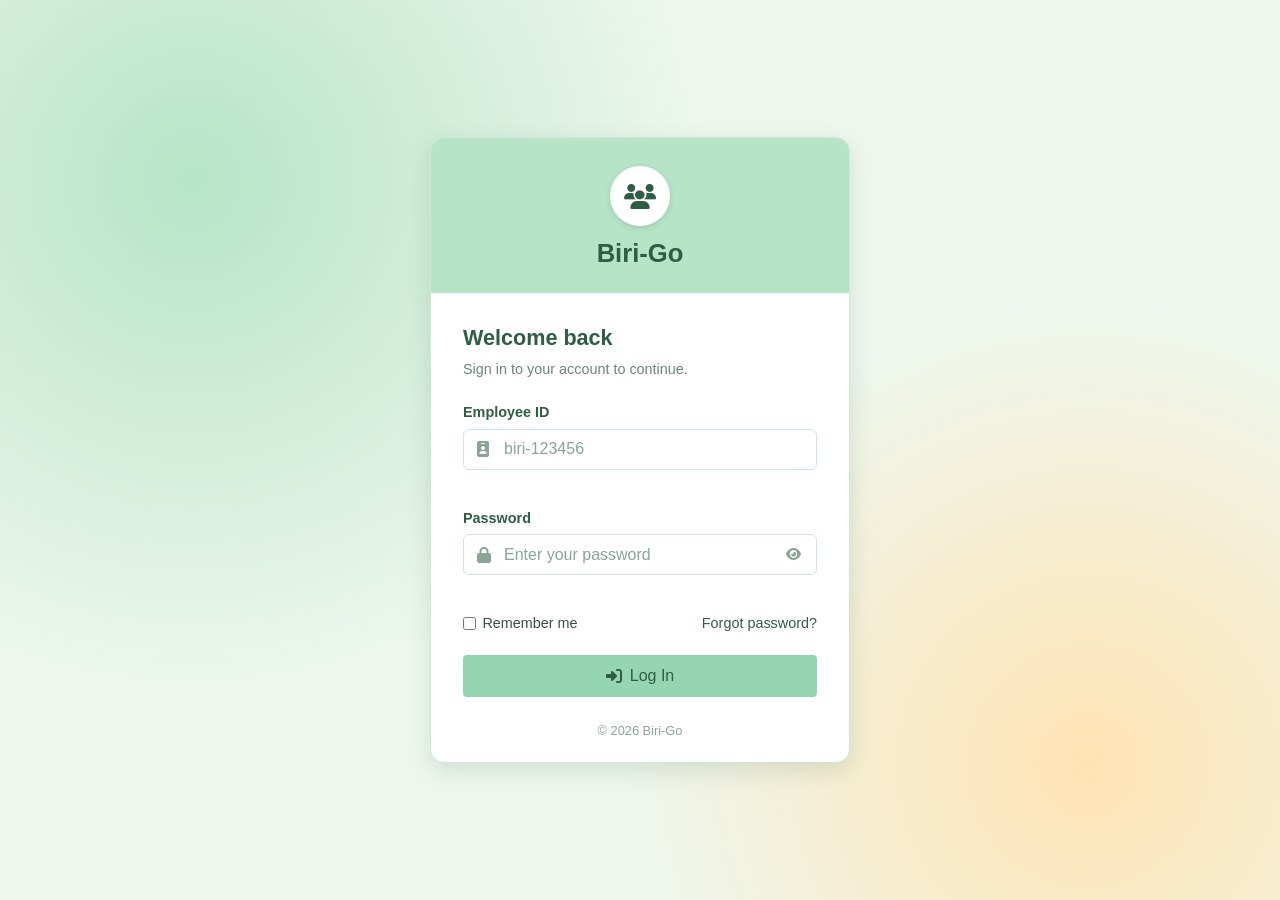
<file: template/login.html>
<!DOCTYPE html>
<html lang="en">
<head>
    <meta charset="UTF-8">
    <meta name="viewport" content="width=device-width, initial-scale=1.0">
    <title>Login | Biri-Go</title>
    <link rel="stylesheet" href="https://cdnjs.cloudflare.com/ajax/libs/font-awesome/6.5.0/css/all.min.css">
    <link rel="stylesheet" href="/statistics/css/admin.css">
    <link rel="stylesheet" href="/statistics/css/login.css">
</head>
<body class="login-body">
    <main class="login-wrapper">
        <section class="login-card">
            <div class="login-brand">
                <div class="login-logo"><i class="fas fa-users"></i></div>
                <h1>Biri-Go</h1>
                
            </div>

            <form id="login-form" novalidate>
                <h2>Welcome back</h2>
                <p class="login-sub">Sign in to your account to continue.</p>

                <div id="login-alert" class="login-alert" role="alert" hidden></div>

                <div class="field">
                    <label for="employee-code">Employee ID</label>
                    <div class="input-wrap">
                        <i class="fas fa-id-badge"></i>
                        <input type="text" id="employee-code" name="employee_code" placeholder="biri-123456" maxlength="11" autocomplete="off" required>
                    </div>
                    <small class="field-error" id="code-error"></small>
                </div>

                <div class="field">
                    <label for="password">Password</label>
                    <div class="input-wrap">
                        <i class="fas fa-lock"></i>
                        <input type="password" id="password" name="password" placeholder="Enter your password" autocomplete="current-password" required>
                        <button type="button" id="toggle-password" class="toggle-btn" aria-label="Show password">
                            <i class="fas fa-eye"></i>
                        </button>
                    </div>
                    <small class="field-error" id="password-error"></small>
                </div>

                <div class="login-options">
                    <label class="remember">
                        <input type="checkbox" id="remember"> Remember me
                    </label>
                    <a href="#" id="forgot-link">Forgot password?</a>
                </div>

                <button type="submit" id="login-btn" class="btn btn-primary login-submit">
                    <i class="fas fa-right-to-bracket"></i> <span>Log In</span>
                </button>
            </form>

            <p class="login-footer">&copy; 2026 Biri-Go</p>
        </section>
    </main>
    <script src="/statistics/js/login.js"></script>
</body>
</html>
</file>
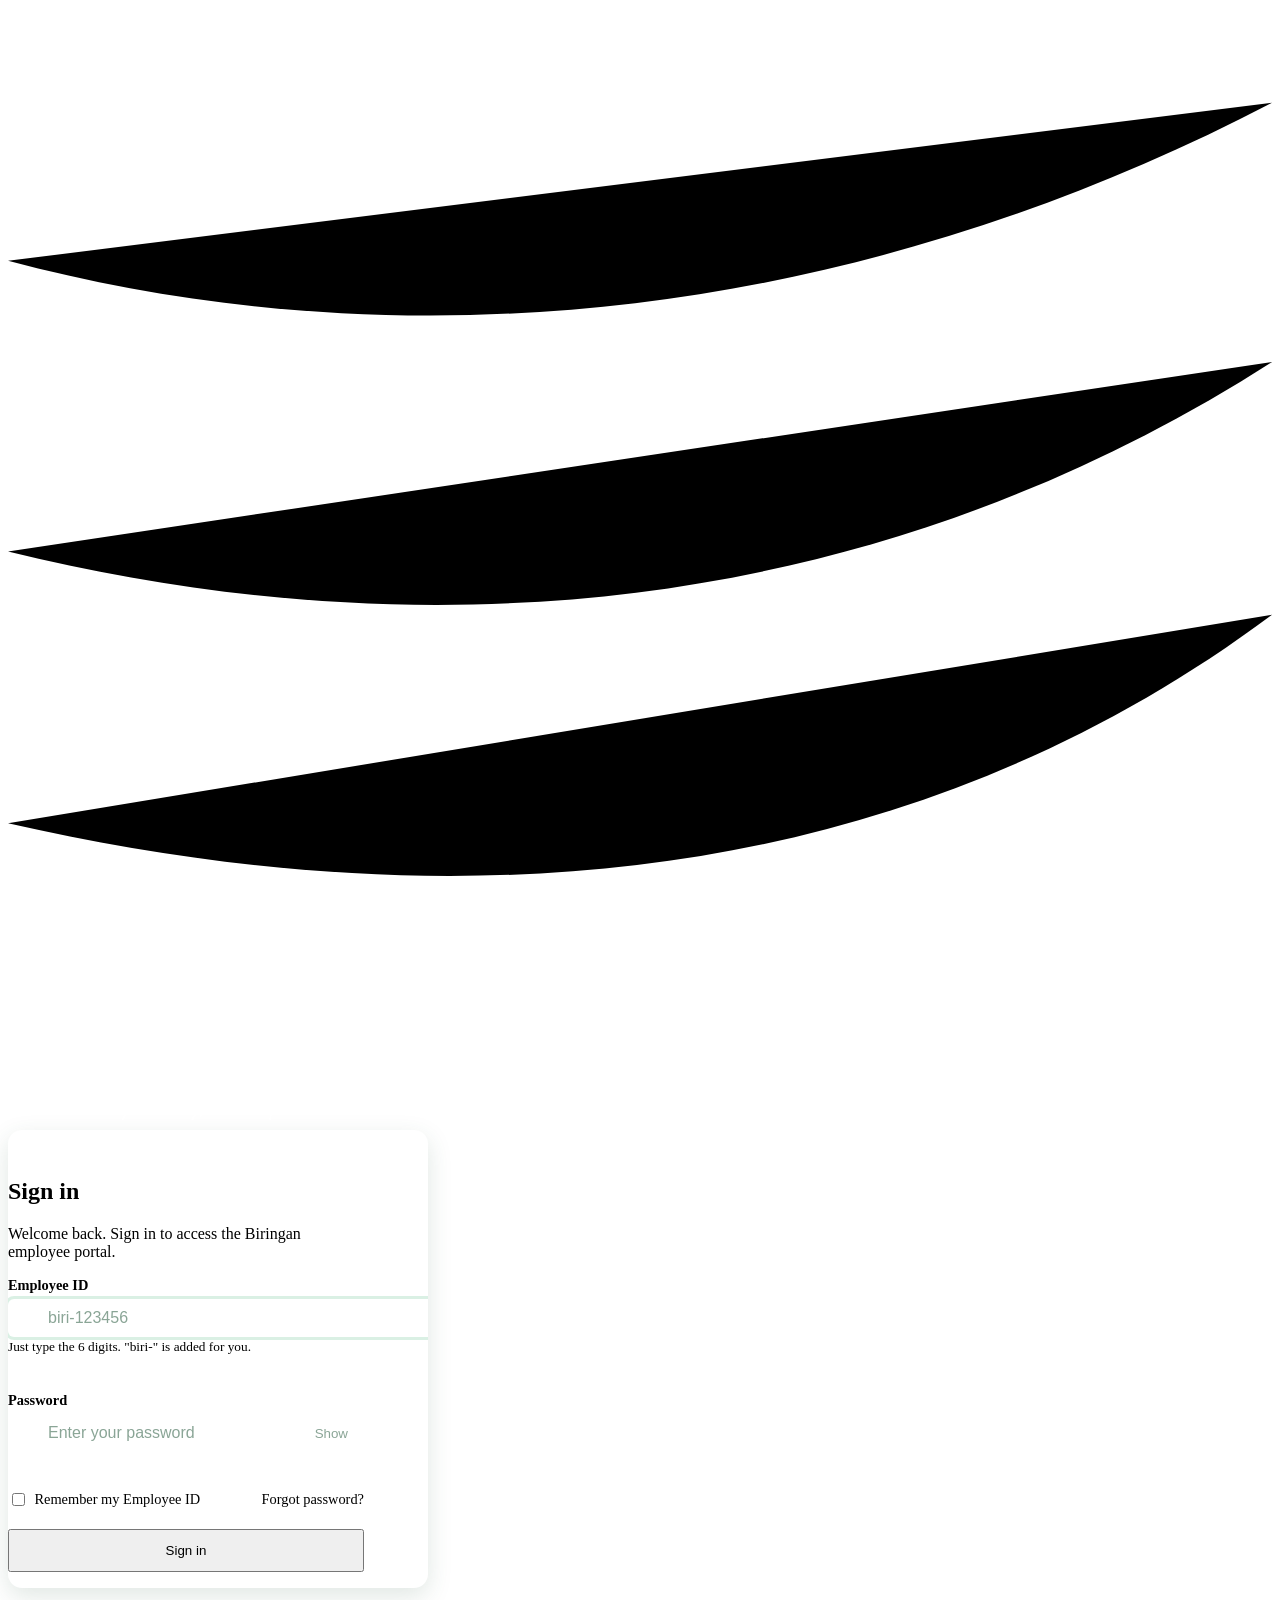
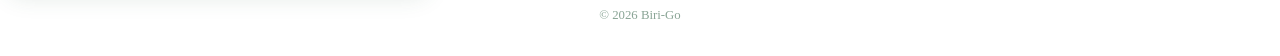
<file: system/template/login.html>
<!DOCTYPE html>
<html lang="en">
<head>
    <meta charset="UTF-8">
    <meta name="viewport" content="width=device-width, initial-scale=1.0">
    <meta name="csrf-token" content="{{ csrf_token }}">
    <title>Login | Biri-Go</title>
    <link rel="preconnect" href="https://fonts.googleapis.com">
    <link rel="preconnect" href="https://fonts.gstatic.com" crossorigin>
    <link href="https://fonts.googleapis.com/css2?family=Poppins:wght@400;500;600;700&display=swap" rel="stylesheet">
    <link rel="stylesheet" href="https://cdnjs.cloudflare.com/ajax/libs/font-awesome/6.5.0/css/all.min.css">
    <link rel="stylesheet" href="/statistics/css/login.css">
</head>
<body class="login-body">
    <main class="login-layout">

        <!-- Left: brand -->
        <aside class="showcase" aria-label="Biringan Go Logistics">
            <svg class="waves" viewBox="0 0 400 300" preserveAspectRatio="none" aria-hidden="true">
                <path d="M0,80 C120,112 262,102 400,30" />
                <path d="M0,172 C130,204 272,194 400,112" />
                <path d="M0,258 C140,290 282,280 400,192" />
            </svg>
            <img class="brand-logo" src="[data-uri]" alt="Biringan Go Logistics">
        </aside>

        <!-- Right: sign in -->
        <section class="form-panel">
            <div class="login-card" id="login-card">
                <form id="login-form" novalidate>
                    <header class="form-header">
                        <h1 class="form-title">Sign in</h1>
                        <p class="form-sub">Welcome back. Sign in to access the Biringan employee portal.</p>
                    </header>

                    <noscript>
                        <div class="login-alert error">JavaScript is required to log in.</div>
                    </noscript>

                    <div id="login-alert" class="login-alert" role="alert" aria-live="assertive" hidden>
                        <i class="fas fa-circle-exclamation" id="alert-icon" aria-hidden="true"></i>
                        <span id="alert-text"></span>
                    </div>

                    <div class="field">
                        <label for="employee-code">Employee ID</label>
                        <div class="input-wrap">
                            <input type="text" id="employee-code" name="employee_code"
                                   placeholder="biri-123456" maxlength="11"
                                   inputmode="numeric" autocomplete="username"
                                   autocapitalize="off" spellcheck="false"
                                   aria-describedby="code-hint code-error" autofocus required>
                        </div>
                        <small class="field-hint" id="code-hint">Just type the 6 digits. "biri-" is added for you.</small>
                        <small class="field-error" id="code-error" aria-live="polite"></small>
                    </div>

                    <div class="field">
                        <label for="password">Password</label>
                        <div class="input-wrap">
                            <input type="password" id="password" name="password"
                                   placeholder="Enter your password"
                                   autocomplete="current-password"
                                   aria-describedby="password-error caps-warning" required>
                            <button type="button" id="toggle-password" class="toggle-btn" aria-label="Show password">Show</button>
                        </div>
                        <small class="caps-warning" id="caps-warning" hidden>
                            <i class="fas fa-arrow-up" aria-hidden="true"></i> Caps Lock is on
                        </small>
                        <small class="field-error" id="password-error" aria-live="polite"></small>
                    </div>

                    <div class="login-options">
                        <label class="remember">
                            <input type="checkbox" id="remember">
                            <span>Remember my Employee ID</span>
                        </label>
                        <a href="#" id="forgot-link">Forgot password?</a>
                    </div>

                    <button type="submit" id="login-btn" class="btn btn-primary login-submit">
                        <span class="spinner" id="login-spinner" hidden aria-hidden="true"></span>
                        <span id="login-label">Sign in</span>
                    </button>
                </form>
            </div>

            <p class="login-footer">&copy; 2026 Biri-Go</p>
        </section>

    </main>
    <script src="/statistics/js/login.js"></script>
</body>
</html>
</file>
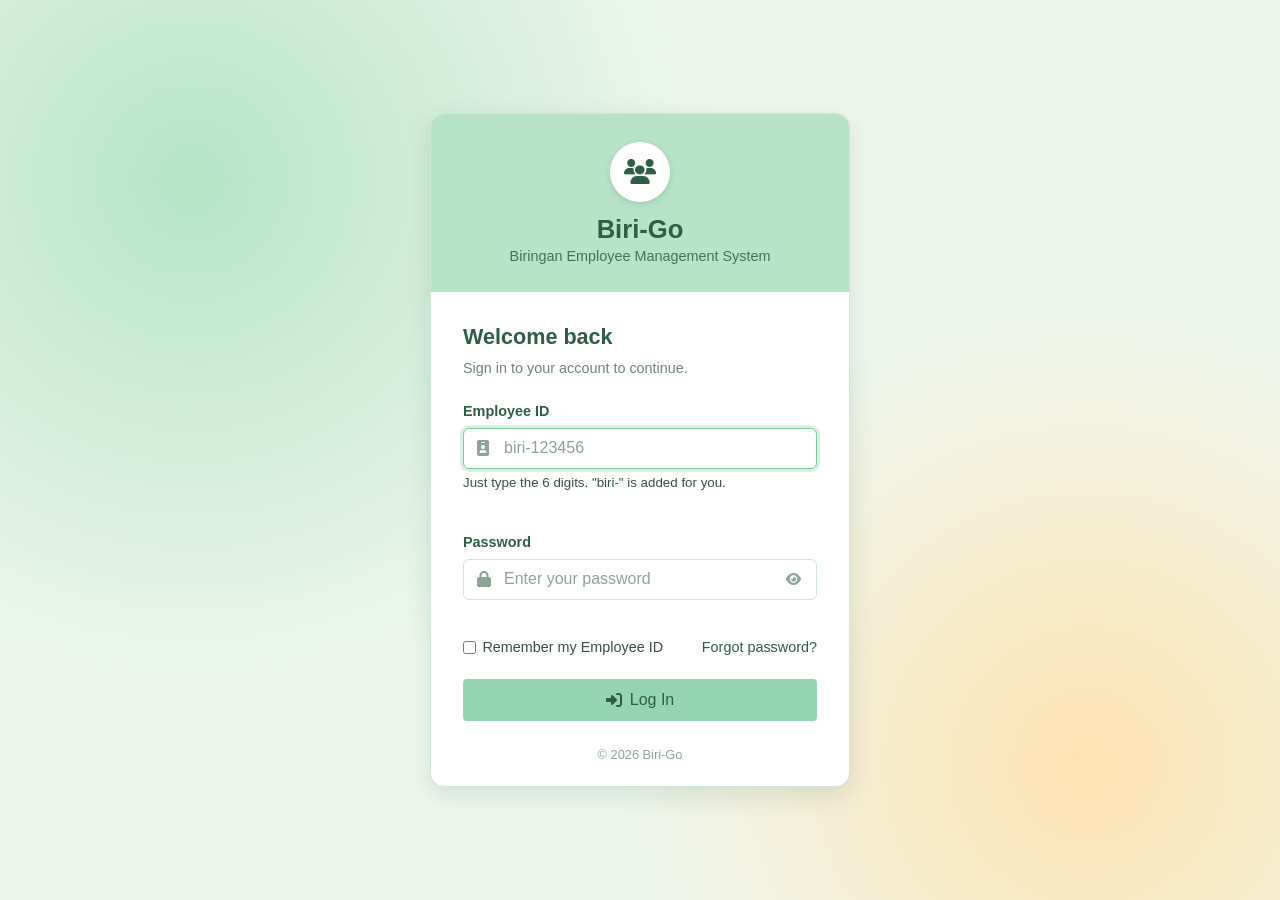
<file: biringan-employee-management-system-main/system/template/login.html>
<!DOCTYPE html>
<html lang="en">
<head>
    <meta charset="UTF-8">
    <meta name="viewport" content="width=device-width, initial-scale=1.0">
    <title>Login | Biri-Go</title>
    <link rel="stylesheet" href="https://cdnjs.cloudflare.com/ajax/libs/font-awesome/6.5.0/css/all.min.css">
    <link rel="stylesheet" href="/statistics/css/admin.css">
    <link rel="stylesheet" href="/statistics/css/login.css">
</head>
<body class="login-body">
    <main class="login-wrapper">
        <section class="login-card" id="login-card">
            <div class="login-brand">
                <div class="login-logo"><i class="fas fa-users"></i></div>
                <h1>Biri-Go</h1>
                <p>Biringan Employee Management System</p>
            </div>

            <form id="login-form" novalidate>
                <h2>Welcome back</h2>
                <p class="login-sub">Sign in to your account to continue.</p>

                <noscript>
                    <div class="login-alert">JavaScript is required to log in.</div>
                </noscript>

                <div id="login-alert" class="login-alert" role="alert" aria-live="assertive" hidden>
                    <i class="fas fa-circle-exclamation" id="alert-icon" aria-hidden="true"></i>
                    <span id="alert-text"></span>
                </div>

                <div class="field">
                    <label for="employee-code">Employee ID</label>
                    <div class="input-wrap">
                        <i class="fas fa-id-badge" aria-hidden="true"></i>
                        <input type="text" id="employee-code" name="employee_code"
                               placeholder="biri-123456" maxlength="11"
                               inputmode="numeric" autocomplete="username"
                               autocapitalize="off" spellcheck="false"
                               aria-describedby="code-error" autofocus required>
                    </div>
                    <small class="field-hint">Just type the 6 digits. "biri-" is added for you.</small>
                    <small class="field-error" id="code-error" aria-live="polite"></small>
                </div>

                <div class="field">
                    <label for="password">Password</label>
                    <div class="input-wrap">
                        <i class="fas fa-lock" aria-hidden="true"></i>
                        <input type="password" id="password" name="password"
                               placeholder="Enter your password"
                               autocomplete="current-password"
                               aria-describedby="password-error caps-warning" required>
                        <button type="button" id="toggle-password" class="toggle-btn" aria-label="Show password">
                            <i class="fas fa-eye"></i>
                        </button>
                    </div>
                    <small class="caps-warning" id="caps-warning" hidden>
                        <i class="fas fa-arrow-up" aria-hidden="true"></i> Caps Lock is on
                    </small>
                    <small class="field-error" id="password-error" aria-live="polite"></small>
                </div>

                <div class="login-options">
                    <label class="remember">
                        <input type="checkbox" id="remember"> Remember my Employee ID
                    </label>
                    <a href="#" id="forgot-link">Forgot password?</a>
                </div>

                <button type="submit" id="login-btn" class="btn btn-primary login-submit">
                    <span class="spinner" id="login-spinner" hidden aria-hidden="true"></span>
                    <i class="fas fa-right-to-bracket" id="login-icon" aria-hidden="true"></i>
                    <span id="login-label">Log In</span>
                </button>
            </form>

            <p class="login-footer">&copy; 2026 Biri-Go</p>
        </section>
    </main>
    <script src="/statistics/js/login.js"></script>
</body>
</html>
</file>
<file: statistics/css/admin.css>
:root {
    --bg: #eef7ee;            
    --header-bg: #b7e4c7;    
    --header-text: #2f5d46;   
    --text: #3a4f43;         
    --primary: #95d5b2;      
    --primary-hover: #7bc99f;
    --secondary: #ffe3b3;     
    --secondary-hover: #ffd699;
    --danger: #ffb3ba;        
    --danger-hover: #ff9aa4;
    --border: #cfe8d5;
}

* {
    margin: 0;
    padding: 0;
    box-sizing: border-box;
    font-family: 'Segoe UI', Tahoma, Geneva, Verdana, sans-serif;
}

body {
    background-color: var(--bg);
    color: var(--text);
    line-height: 1.6;
}

.container {
    display: flex;
    flex-direction: column;
    height: 100vh;          
}

header {
    background-color: var(--header-bg);
    color: var(--header-text);
    padding: 1rem 2rem;
    display: flex;
    justify-content: space-between;
    align-items: center;
    flex-wrap: wrap;
    gap: 1rem;
    box-shadow: 0 2px 6px rgba(47, 93, 70, 0.12);
}

header h1 {
    font-size: 1.5rem;
    display: flex;
    align-items: center;
    gap: 0.5rem;
}

.header-controls {
    display: flex;
    align-items: center;
    gap: 1rem;
    flex-wrap: wrap;
}

.search-container {
    display: flex;
    align-items: center;
}

#search-input {
    padding: 0.5rem 1rem;
    border: 1px solid var(--border);
    border-right: none;
    border-radius: 4px 0 0 4px;
    outline: none;
    width: 250px;
    max-width: 100%;
    background-color: #fff;
    color: var(--text);
}

#search-input::placeholder {
    color: #8aa596;
}

#search-input:focus {
    border-color: var(--primary-hover);
    box-shadow: 0 0 0 3px rgba(149, 213, 178, 0.35);
}

#search-btn {
    border-radius: 0 4px 4px 0;
}

.btn {
    padding: 0.5rem 1rem;
    border: none;
    border-radius: 4px;
    cursor: pointer;
    font-weight: 500;
    font-size: 1rem;
    display: inline-flex;
    align-items: center;
    gap: 0.5rem;
    transition: all 0.3s ease;
}

.btn:hover {
    transform: translateY(-1px);
}

.btn-primary {
    background-color: var(--primary);
    color: var(--header-text);
}

.btn-primary:hover {
    background-color: var(--primary-hover);
}

.btn-secondary {
    background-color: var(--secondary);
    color: #7a5a1f;
}

.btn-secondary:hover {
    background-color: var(--secondary-hover);
}

.btn-danger {
    background-color: var(--danger);
    color: #8a2f3a;
}

.btn-danger:hover {
    background-color: var(--danger-hover);
}


.content {
    display: flex;
    flex: 1;
    min-height: 0;          
}


.sidebar {
    width: 250px;
    background-color: #d8f3dc;
    color: var(--header-text);
    padding: 1rem 0;
    border-right: 1px solid var(--border);
    display: flex;
    flex-direction: column;
    overflow-y: auto;
}

.sidebar nav { flex: 1; }


.sidebar nav ul {
    list-style: none;
}

.sidebar nav ul li {
    padding: 0.75rem 1.5rem;
    cursor: pointer;
    display: flex;
    align-items: center;
    gap: 0.75rem;
    border-left: 4px solid transparent;
    transition: all 0.3s ease;
}

.sidebar nav ul li i {
    width: 1.25rem;
    text-align: center;
}

.sidebar nav ul li:hover {
    background-color: var(--primary);
}

.sidebar nav ul li.active {
    background-color: var(--primary);
    border-left-color: var(--header-text);
    font-weight: 600;
}

.main-content {
    flex: 1;
    padding: 1.5rem 2rem;
    min-width: 0;
    overflow-y: auto;       
}


.main-content {
    flex: 1;
    padding: 1.5rem 2rem;
    min-width: 0;
}

.main-content h2 {
    color: var(--header-text);
    margin-bottom: 1rem;
}

@media (max-width: 700px) {
    .container { height: auto; }
    .content { flex-direction: column; }
    .sidebar { width: 100%; }
    .main-content { overflow-y: visible; }
}


.dashboard-cards {
    display: grid;
    grid-template-columns: repeat(auto-fit, minmax(220px, 1fr));
    gap: 1.25rem;
}

.card {
    position: relative;
    padding: 1.5rem;
    border-radius: 10px;
    color: var(--text);
    box-shadow: 0 2px 8px rgba(47, 93, 70, 0.12);
    overflow: hidden;
    transition: transform 0.3s ease, box-shadow 0.3s ease;
}

.card:hover {
    transform: translateY(-3px);
    box-shadow: 0 6px 14px rgba(47, 93, 70, 0.18);
}

/* Dashboard cards that link to a sidebar page */
.card[data-goto] {
    cursor: pointer;
}

.card[data-goto]:focus-visible {
    outline: 3px solid var(--primary-hover);
    outline-offset: 2px;
}

.card h3 {
    font-size: 1rem;
    font-weight: 600;
    margin-bottom: 0.5rem;
}

.card p {
    font-size: 2.25rem;
    font-weight: 700;
    line-height: 1.1;
}

.card-icon {
    position: absolute;
    right: 1.25rem;
    top: 50%;
    transform: translateY(-50%);
    font-size: 3rem;
    opacity: 0.35;
}

.card-blue   { background-color: #bde0fe; color: #1f4e79; }
.card-green  { background-color: #b7e4c7; color: #2f5d46; }
.card-orange { background-color: #ffd6a5; color: #7a4a12; }
.card-purple { background-color: #dcc9f5; color: #4b2f7a; }

.card-pink { background-color: #ffc8dd; color: #8a2f55; }

.recent-activity {
    margin-top: 1.5rem;
    padding: 1.25rem 1.5rem;
    background-color: #fff;
    border: 1px solid var(--border);
    border-radius: 10px;
    box-shadow: 0 2px 8px rgba(47, 93, 70, 0.08);
}

.recent-activity h3 {
    color: var(--header-text);
    margin-bottom: 0.75rem;
    display: flex;
    align-items: center;
    gap: 0.5rem;
}

.recent-activity ul {
    list-style: none;
}

.recent-activity li {
    padding: 0.6rem 0;
    border-bottom: 1px solid var(--border);
}

.recent-activity li:last-child {
    border-bottom: none;
}

.recent-activity li.empty {
    color: #8aa596;
}


/* ===== Pages (sidebar sections) ===== */

.page { display: none; }
.page.active { display: block; }

.muted { color: #8aa596; font-size: 0.9em; }

.section-header {
    display: flex;
    justify-content: space-between;
    align-items: center;
    flex-wrap: wrap;
    gap: 1rem;
    margin-bottom: 1rem;
}

.section-header h2 { margin-bottom: 0; }

.inline-label {
    display: inline-flex;
    align-items: center;
    gap: 0.5rem;
    font-weight: 500;
}

.filter-bar {
    display: flex;
    align-items: flex-end;
    flex-wrap: wrap;
    gap: 1rem;
    margin-bottom: 1rem;
    padding: 0.75rem 1rem;
    background-color: #fff;
    border: 1px solid var(--border);
    border-radius: 8px;
}

.filter-bar[hidden] { display: none; }

.filter-bar label {
    display: flex;
    flex-direction: column;
    gap: 0.25rem;
    font-weight: 500;
    font-size: 0.9rem;
}

select,
input[type="text"],
input[type="email"],
input[type="password"],
input[type="date"],
input[type="number"] {
    padding: 0.45rem 0.7rem;
    border: 1px solid var(--border);
    border-radius: 4px;
    background-color: #fff;
    color: var(--text);
    font-size: 1rem;
    outline: none;
}

select:focus,
input[type="text"]:focus,
input[type="email"]:focus,
input[type="password"]:focus,
input[type="date"]:focus,
input[type="number"]:focus {
    border-color: var(--primary-hover);
    box-shadow: 0 0 0 3px rgba(149, 213, 178, 0.35);
}

/* ===== Tables ===== */

.table-container {
    overflow-x: auto;
    background-color: #fff;
    border: 1px solid var(--border);
    border-radius: 10px;
    box-shadow: 0 2px 8px rgba(47, 93, 70, 0.08);
}

table {
    width: 100%;
    border-collapse: collapse;
}

th, td {
    padding: 0.7rem 1rem;
    text-align: left;
    border-bottom: 1px solid var(--border);
    white-space: nowrap;
}

thead th {
    background-color: #d8f3dc;
    color: var(--header-text);
    font-weight: 600;
}

tbody tr:last-child td { border-bottom: none; }
tbody tr:hover { background-color: #f4fbf5; }

.empty-row {
    text-align: center;
    color: #8aa596;
    padding: 1.5rem;
}

td.actions { display: flex; gap: 0.4rem; }

.btn-sm { padding: 0.3rem 0.6rem; font-size: 0.85rem; }

.pagination {
    display: flex;
    justify-content: flex-end;
    align-items: center;
    gap: 1rem;
    margin-top: 1rem;
}

.pagination .btn:disabled {
    opacity: 0.5;
    cursor: not-allowed;
    transform: none;
}

/* ===== Status badges ===== */

.badge {
    display: inline-block;
    padding: 0.15rem 0.6rem;
    border-radius: 999px;
    font-size: 0.8rem;
    font-weight: 600;
    background-color: #e5e5e5;
    color: #555;
}

.badge-active, .badge-approved   { background-color: #b7e4c7; color: #2f5d46; }
.badge-on-leave, .badge-pending  { background-color: #ffe3b3; color: #7a5a1f; }
.badge-resigned                  { background-color: #dcc9f5; color: #4b2f7a; }
.badge-terminated, .badge-rejected { background-color: #ffb3ba; color: #8a2f3a; }

/* ===== Salaries / reports ===== */

.summary-cards { margin-bottom: 1.25rem; }
.summary-cards .card p { font-size: 1.75rem; }

.report-grid {
    display: grid;
    grid-template-columns: repeat(auto-fit, minmax(340px, 1fr));
    gap: 1.25rem;
}

.report-box {
    background-color: #fff;
    border: 1px solid var(--border);
    border-radius: 10px;
    box-shadow: 0 2px 8px rgba(47, 93, 70, 0.08);
    overflow-x: auto;
}

.report-box h3 {
    padding: 1rem 1rem 0.5rem;
    color: var(--header-text);
    font-size: 1rem;
}

/* ===== Modal ===== */

.modal {
    position: fixed;
    inset: 0;
    background-color: rgba(47, 93, 70, 0.35);
    display: flex;
    align-items: center;
    justify-content: center;
    padding: 1rem;
    z-index: 100;
}

.modal[hidden] { display: none; }

.modal-box {
    width: 100%;
    max-width: 640px;
    max-height: 100%;
    overflow-y: auto;
    background-color: #fff;
    border-radius: 12px;
    padding: 1.25rem 1.5rem 1.5rem;
    box-shadow: 0 10px 30px rgba(47, 93, 70, 0.25);
}

.modal-head {
    display: flex;
    justify-content: space-between;
    align-items: center;
    margin-bottom: 1rem;
}

.modal-head h3 { color: var(--header-text); }

.modal-x {
    border: none;
    background: none;
    font-size: 1.75rem;
    line-height: 1;
    cursor: pointer;
    color: var(--header-text);
}

.form-grid {
    display: grid;
    grid-template-columns: 1fr 1fr;
    gap: 0.9rem 1rem;
}

.form-grid label {
    min-width: 0;
    display: flex;
    flex-direction: column;
    gap: 0.25rem;
    font-weight: 500;
    font-size: 0.9rem;
}

@media (max-width: 520px) {
    .form-grid { grid-template-columns: 1fr; }
}

.form-error {
    margin-top: 0.75rem;
    padding: 0.5rem 0.75rem;
    border-radius: 6px;
    background-color: #ffe3e6;
    color: #8a2f3a;
}

.form-error[hidden] { display: none; }

.modal-actions {
    display: flex;
    justify-content: space-between;
    gap: 0.75rem;
    margin-top: 1.25rem;
}

/* ===== Toast ===== */

.toast {
    position: fixed;
    right: 1.5rem;
    bottom: 1.5rem;
    padding: 0.75rem 1.25rem;
    border-radius: 8px;
    font-weight: 500;
    box-shadow: 0 4px 14px rgba(47, 93, 70, 0.25);
    z-index: 200;
}

.logout-btn {
    margin: 1rem;
    padding: 0.6rem 1rem;
    display: flex;
    align-items: center;
    gap: 0.75rem;
    border-radius: 6px;
    background-color: var(--danger);
    color: #8a2f3a;
    text-decoration: none;
    font-weight: 600;
    transition: background-color 0.3s ease;
}

.form-grid label[hidden] { display: none; }

.logout-btn:hover { background-color: var(--danger-hover); }
.toast[hidden] { display: none; }
.toast-success { background-color: #b7e4c7; color: #2f5d46; }
.toast-error   { background-color: #ffb3ba; color: #8a2f3a; }
.section-actions {
    display: flex;
    gap: 0.5rem;
    align-items: center;
    flex-wrap: wrap;
}

.modal-box.modal-sm { max-width: 420px; }

.salary-info {
    display: grid;
    grid-template-columns: auto 1fr;
    gap: 0.35rem 1rem;
    margin-bottom: 1rem;
    font-size: 0.95rem;
}

.salary-info dt { color: #8aa596; }
.salary-info dd { margin: 0; font-weight: 500; }

.salary-field {
    display: flex;
    flex-direction: column;
    gap: 0.25rem;
    font-weight: 500;
    font-size: 0.9rem;
}

#sal-diff { margin-top: 0.4rem; min-height: 1.2em; }
</file>
<file: statistics/css/login.css>
/* Login page — uses the palette variables defined in style.css */

.login-body {
    min-height: 100vh;
}

.login-wrapper {
    min-height: 100vh;
    display: flex;
    align-items: center;
    justify-content: center;
    padding: 1.5rem;
    background:
        radial-gradient(circle at 15% 20%, var(--header-bg) 0, transparent 40%),
        radial-gradient(circle at 85% 85%, var(--secondary) 0, transparent 35%),
        var(--bg);
}

.login-card {
    width: 100%;
    max-width: 420px;
    background-color: #fff;
    border: 1px solid var(--border);
    border-radius: 14px;
    box-shadow: 0 8px 24px rgba(47, 93, 70, 0.15);
    overflow: hidden;
}

.login-brand {
    background-color: var(--header-bg);
    color: var(--header-text);
    text-align: center;
    padding: 1.75rem 1.5rem 1.5rem;
}

.login-logo {
    width: 60px;
    height: 60px;
    margin: 0 auto 0.75rem;
    border-radius: 50%;
    background-color: #fff;
    color: var(--header-text);
    display: flex;
    align-items: center;
    justify-content: center;
    font-size: 1.6rem;
    box-shadow: 0 2px 6px rgba(47, 93, 70, 0.18);
}

.login-brand h1 {
    font-size: 1.6rem;
    line-height: 1.2;
}

.login-brand p {
    font-size: 0.9rem;
    opacity: 0.85;
}

#login-form {
    padding: 1.75rem 2rem 1rem;
}

#login-form h2 {
    color: var(--header-text);
    font-size: 1.35rem;
    margin-bottom: 0.15rem;
}

.login-sub {
    font-size: 0.9rem;
    color: #6b8577;
    margin-bottom: 1.25rem;
}

.login-alert {
    background-color: var(--danger);
    color: #8a2f3a;
    border-radius: 6px;
    padding: 0.6rem 0.85rem;
    font-size: 0.9rem;
    margin-bottom: 1rem;
}

.login-alert.success {
    background-color: var(--primary);
    color: var(--header-text);
}

.field {
    margin-bottom: 1rem;
}

.field label {
    display: block;
    font-size: 0.9rem;
    font-weight: 600;
    color: var(--header-text);
    margin-bottom: 0.3rem;
}

.input-wrap {
    position: relative;
}

.input-wrap > i {
    position: absolute;
    left: 0.9rem;
    top: 50%;
    transform: translateY(-50%);
    color: #8aa596;
    pointer-events: none;
}

.input-wrap input {
    width: 100%;
    padding: 0.65rem 2.6rem 0.65rem 2.5rem;
    border: 1px solid var(--border);
    border-radius: 6px;
    background-color: #fff;
    color: var(--text);
    font-size: 1rem;
    outline: none;
    transition: border-color 0.3s ease, box-shadow 0.3s ease;
}

.input-wrap input::placeholder {
    color: #8aa596;
}

.input-wrap input:focus {
    border-color: var(--primary-hover);
    box-shadow: 0 0 0 3px rgba(149, 213, 178, 0.35);
}

.input-wrap input.invalid {
    border-color: var(--danger-hover);
    box-shadow: 0 0 0 3px rgba(255, 179, 186, 0.35);
}

.toggle-btn {
    position: absolute;
    right: 0.5rem;
    top: 50%;
    transform: translateY(-50%);
    background: none;
    border: none;
    padding: 0.35rem 0.5rem;
    color: #8aa596;
    cursor: pointer;
    border-radius: 4px;
}

.toggle-btn:hover {
    color: var(--header-text);
}

.field-error {
    display: block;
    min-height: 1.1rem;
    margin-top: 0.2rem;
    font-size: 0.8rem;
    color: #8a2f3a;
}

.login-options {
    display: flex;
    justify-content: space-between;
    align-items: center;
    flex-wrap: wrap;
    gap: 0.5rem;
    font-size: 0.9rem;
    margin-bottom: 1.25rem;
}

.remember {
    display: inline-flex;
    align-items: center;
    gap: 0.4rem;
    cursor: pointer;
}

.remember input {
    accent-color: var(--primary-hover);
}

.login-options a {
    color: var(--header-text);
    font-weight: 500;
    text-decoration: none;
}

.login-options a:hover {
    text-decoration: underline;
}

.login-submit {
    width: 100%;
    justify-content: center;
    padding: 0.75rem 1rem;
}

.login-submit:disabled {
    opacity: 0.7;
    cursor: not-allowed;
    transform: none;
}

.login-footer {
    text-align: center;
    font-size: 0.8rem;
    color: #8aa596;
    padding: 0.5rem 1rem 1.25rem;
}

@media (max-width: 480px) {
    #login-form { padding: 1.5rem 1.25rem 0.75rem; }
}
</file>
